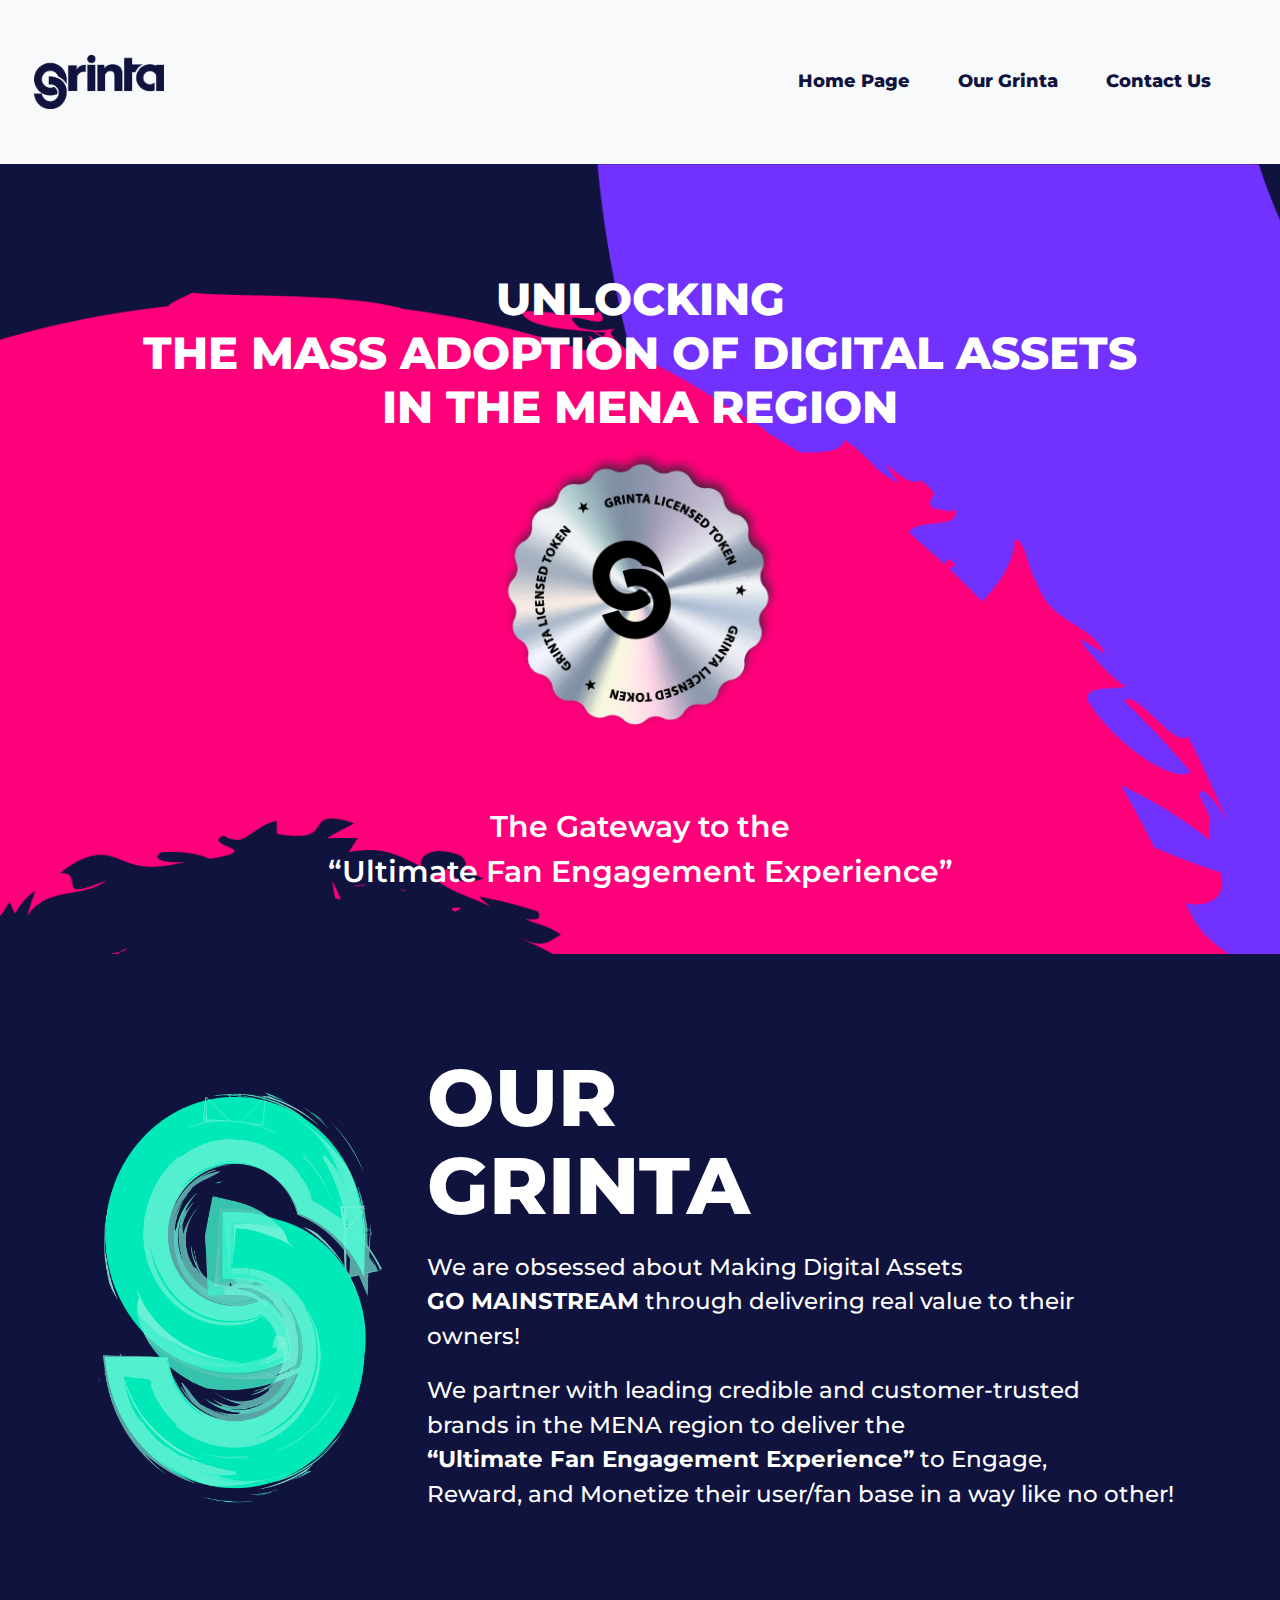
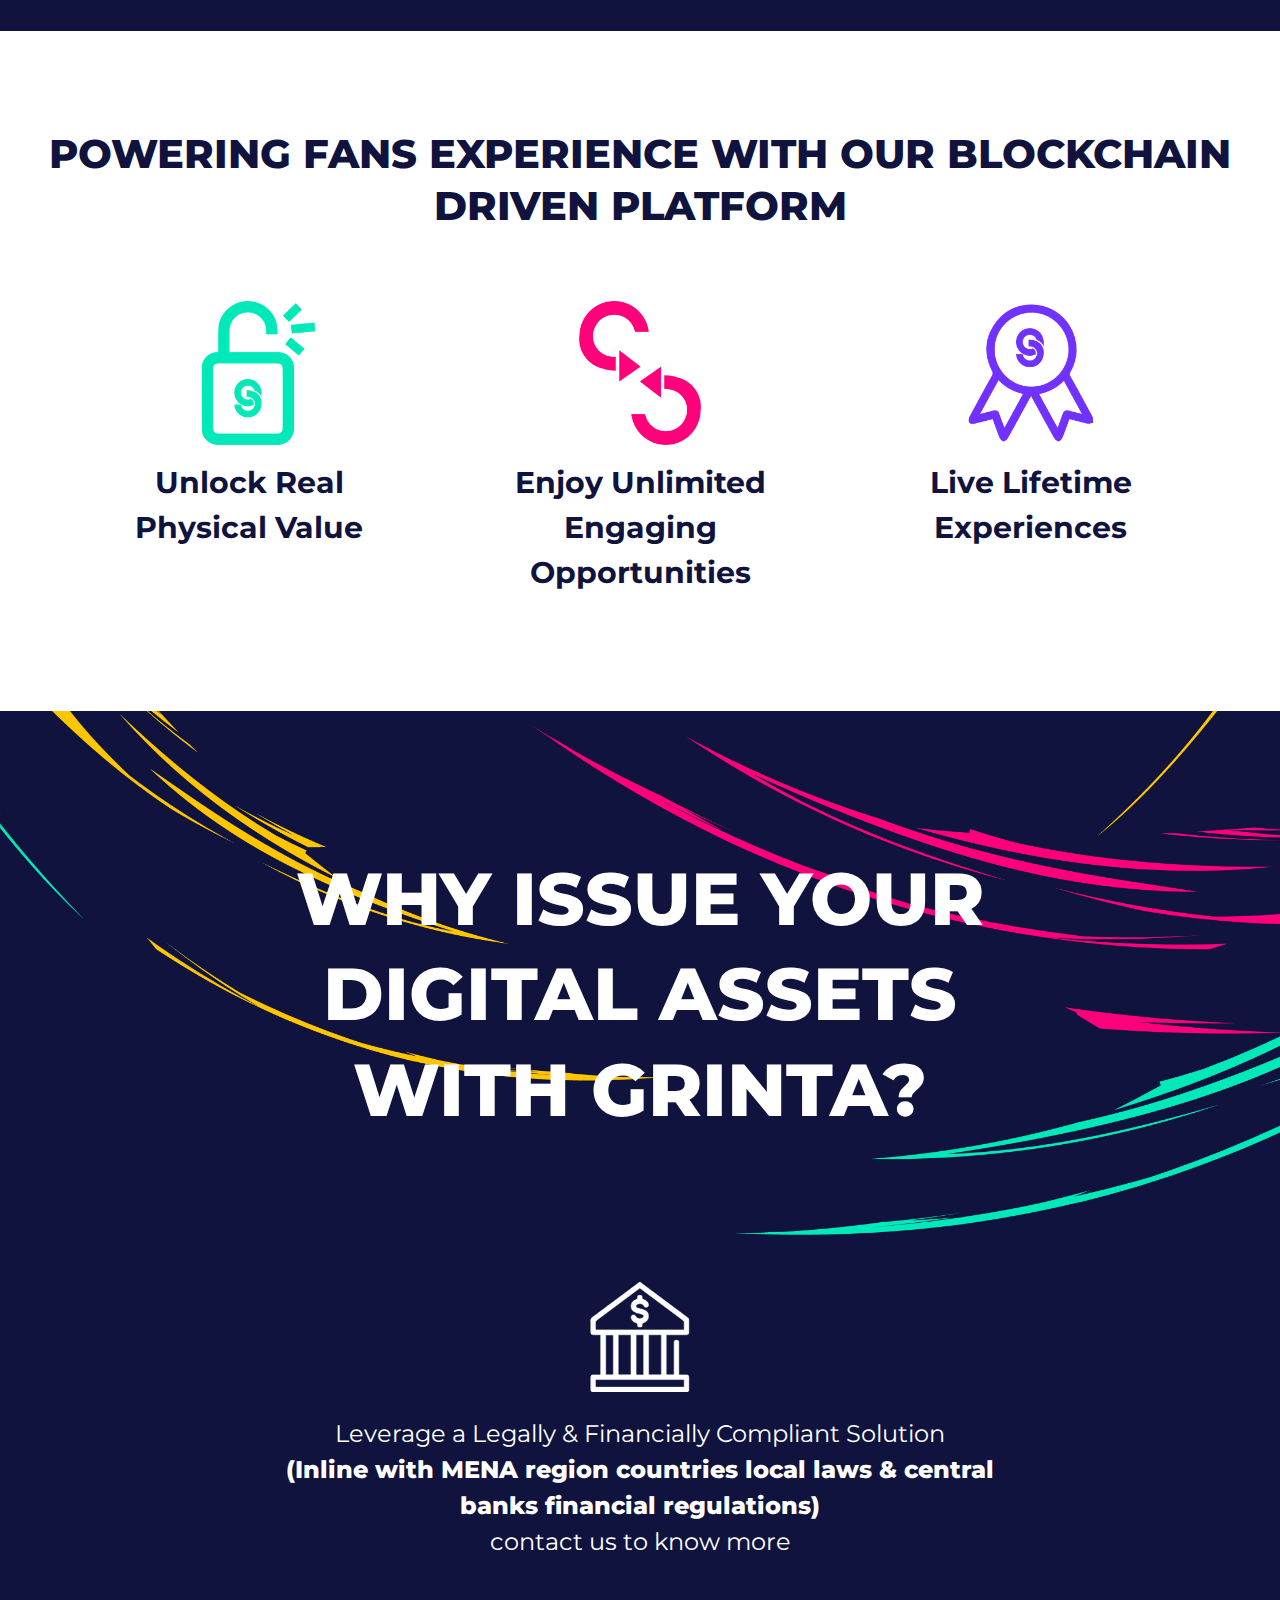
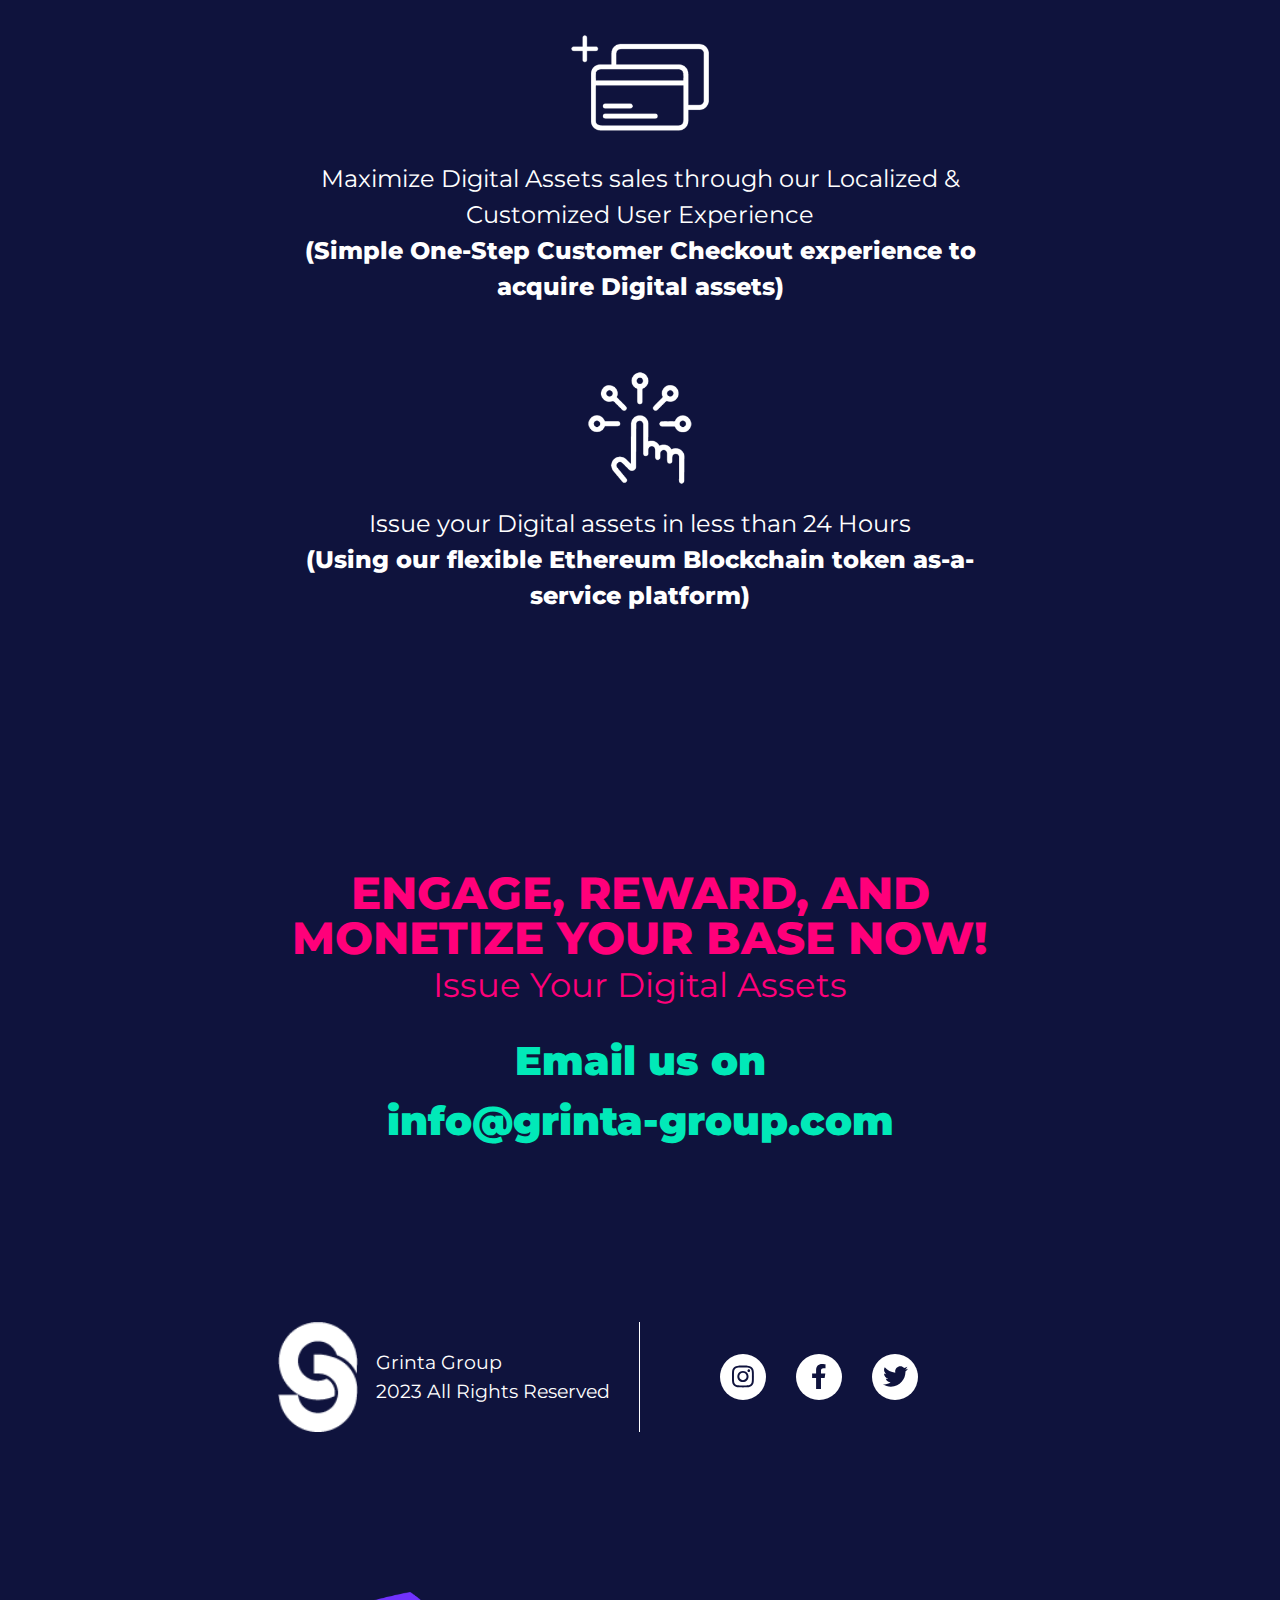
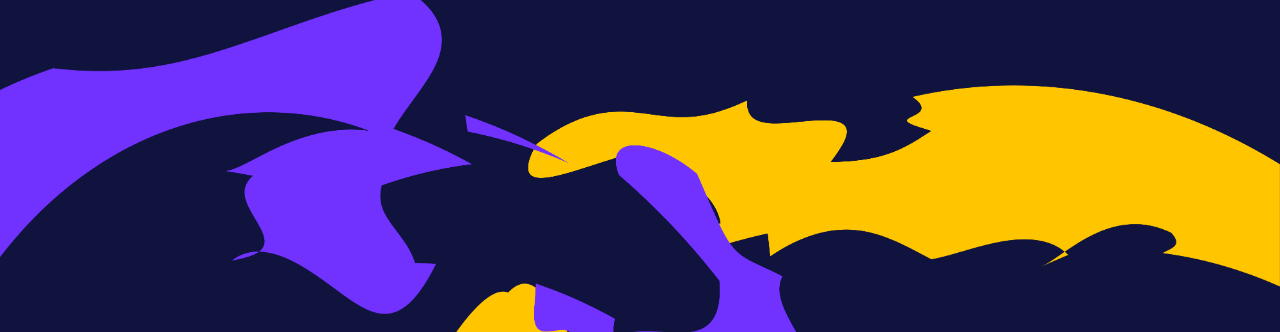
<file: grinta-land/index.html>
<!DOCTYPE html>
<html lang="en">

<head>
       <meta charset="UTF-8">
       <meta http-equiv="X-UA-Compatible" content="IE=edge">
       <meta name="viewport" content="width=device-width, initial-scale=1.0">
       <title>Grinta Group</title>
       <link rel="stylesheet" href="css/bootstrap.min.css">
       <link rel="stylesheet" href="css/fontawesome.min.css">
       <link rel="stylesheet" href="css/all.min.css">
       <link rel="stylesheet" href="css/style.css">
       <link rel="preconnect" href="https://fonts.googleapis.com">
       <link rel="preconnect" href="https://fonts.gstatic.com" crossorigin>
       <link href="https://fonts.googleapis.com/css2?family=Montserrat:wght@100;200;300;400;500;600;700;800;900&display=swap" rel="stylesheet">
       <meta property="og:title" content="Unlocking the mass adoption of digital assets in the mena region">
       <meta property="og:type" content="website">
       <meta property="og:url" content="https://grinta-group.com">
       <!-- <meta property="og:image" content=" https://naqrah.net/public/styles/icons/logo-fill.jpg"> -->
       <meta property="og:description" content="The Gateway to the Ultimate Fan Engagement Experience">
       <meta property="og:site_name" content="Grinta Group">
       <meta name="twitter:card" content="The Gateway to the Ultimate Fan Engagement Experience">
       <!-- <meta name="twitter:site" content="@naqrahofficial"> -->
       <!-- <meta name="twitter:creator" content="@naqrahofficial"> -->
       <!-- <meta name="twitter:image" content="https://naqrah.net/public/styles/icons/logo-fill.jpg"> -->
       <!-- <meta name="twitter:title" content="The Gateway to the Ultimate Fan Engagement Experience" /> -->
       <!-- <meta name="twitter:description" content="Unlocking the mass adoption of digital assets in the mena region"> -->
       <!-- <meta name="application-name" content="ﻧﻘﺮﺓ Naqrah"> -->
       <!-- <meta name="msapplication-TileImage" content="https://naqrah.net/public/styles/icons/favicon.ico"> -->
       <meta name="msapplication-TileColor" content="#0F133D">
</head>

<body>
       <!-- <nav class="navbar">
              <div class="container-fluid p-0">
                     <a class="navbar-brand" href="#hero-section"><img src="images/logo.png" alt="Grinta Logo"></a>
                     <button class="navbar-toggler" type="button" data-bs-toggle="collapse" data-bs-target="#navbarSupportedContent" aria-controls="navbarSupportedContent" aria-expanded="false" aria-label="Toggle navigation">
                            <span class="navbar-toggler-icon"></span>
                     </button>
                     <div class="collapse navbar-collapse" id="navbarSupportedContent">
                            <ul class="navbar-nav ms-auto mb-2 mb-lg-0">
                                   <li class="nav-item">
                                          <a class="nav-link active" aria-current="page" href="#hero-section">Home Page</a>
                                   </li>
                                   <li class="nav-item">
                                          <a class="nav-link active" aria-current="page" href="#about-us">Our Grinta</a>
                                   </li>
                                   <li class="nav-item">
                                          <a class="nav-link active" aria-current="page" id="ScrollDown" href="javascript:;">Contact Us</a>
                                   </li>
                            </ul>
                     </div>
              </div>
       </nav> -->
       <nav class="navbar navbar-expand-sm navbar-light bg-light">
              <div class="container-fluid">
                <a class="navbar-brand" href="#hero-section"><img src="images/logo.png" alt="Grinta Logo"></a>
                <button class="navbar-toggler" type="button" data-bs-toggle="collapse" data-bs-target="#navbarSupportedContent" aria-controls="navbarSupportedContent" aria-expanded="false" aria-label="Toggle navigation">
                     <i class="fa-solid fa-bars-staggered"></i>
                </button>
                <div class="collapse navbar-collapse" id="navbarSupportedContent">
                  <ul class="navbar-nav ms-auto mb-2 mb-lg-0">
                     <li class="nav-item">
                            <a class="nav-link active" aria-current="page" href="#hero-section">Home Page</a>
                     </li>
                     <li class="nav-item">
                            <a class="nav-link active" aria-current="page" href="#about-us">Our Grinta</a>
                     </li>
                     <li class="nav-item">
                            <a class="nav-link active" aria-current="page" id="ScrollDown" href="javascript:;">Contact Us</a>
                     </li>
                  </ul>
                </div>
              </div>
            </nav>
       <section id="hero-section">
              <div class="container-fluid">
                     <div class="row">
                            <div class="col-12 text-center">
                                   <h1>
                                          UNLOCKING <br> THE MASS ADOPTION OF DIGITAL ASSETS <br> IN THE MENA REGION
                                   </h1>
                            </div>
                            <div class="col-12 text-center">
                                   <img src="images/hero-img-2.png" alt="">
                            </div>
                            <div class="col-12 text-center">
                                   <p>The Gateway to the <br> <q>Ultimate Fan Engagement Experience</q></p>     
                            </div>
                     </div>
              </div>
       </section>
       <section id="about-us">
              <div class="container-fluid">
                     <div class="row">
                            <img src="images/video.gif" alt="Our Grinta Logo">
                            <div class="d-flex flex-column section-text col">
                                   <h2>OUR <br> GRINTA</h2>
                                   <p>
                                          We are obsessed about Making Digital 
                                          Assets <br class="desktop-break"> <b>GO MAINSTREAM</b> through
                                          delivering real value to their <br class="desktop-break"> owners!
                                   </p>
                                   <p>
                                          We partner with leading credible and 
                                          customer-trusted <br class="desktop-break"> brands in the MENA 
                                          region to deliver the <br>
                                          <b><q>Ultimate Fan Engagement Experience</q></b>
                                          to Engage, <br class="desktop-break"> Reward, and Monetize their
                                          user/fan base in a way like no other! 
                                   </p>
                            </div>
                     </div>
              </div>
       </section>
       <section id="engagement-experience">
              <div class="container-fluid">
                     <div class="row">
                            <div class="col-12">
                                   <h2>Powering fans experience with our blockchain driven platform</h2>
                            </div>
                            <div class="col-xxl-3 col-md-3 col-sm-3 col-12 section-content text-center my-5">
                                   <img src="images/physical-value.png" alt="Unlock Real Physical Value">
                                   <p>Unlock Real Physical Value</p>
                            </div>
                            <div class="col-xxl-3 col-md-3 col-sm-3 col-12 section-content text-center my-5">
                                   <img src="images/unlimited-engaging.png" alt="Enjoy Unlimited Engaging Opportunities">
                                   <p>Enjoy Unlimited Engaging Opportunities</p>
                            </div>
                            <div class="col-xxl-3 col-md-3 col-sm-3 col-12 section-content text-center my-5">
                                   <img src="images/lifetime-experiences.png" alt="Live Lifetime Experiences">
                                   <p>Live Lifetime Experiences</p>
                            </div>
                     </div>
              </div>
       </section>
       <section id="our-benefits">
              <img class="overlay-img" src="images/Asset 2@4x.png" alt="">
              <div class="container-fluid">
                     <div class="row justify-content-center">
                            <div class="col-12">
                                   <h2>
                                          WHY ISSUE YOUR <br> DIGITAL ASSETS <br> WITH GRINTA?
                                   </h2>
                            </div>
                            <div class="col-12 col-md-7 text-center">
                                   <img class="content-img" src="images/benefit-1.png" alt="Leverage a Legally & Financially Compliant Solution">
                                   <p>Leverage a Legally & Financially Compliant Solution <br> <span>(Inline with MENA region countries local laws & central banks financial regulations)</span> <br> contact us to know more</p>
                            </div>
                            <div class="col-12 col-md-7 text-center">
                                   <img class="content-img" src="images/benefit-2.png" alt="Maximize Digital Assets sales through our Localized & Customized User Experience">
                                   <p>Maximize Digital Assets sales through our Localized & Customized User Experience <br> <span>(Simple One-Step Customer Checkout experience to acquire Digital assets)</span></p>
                            </div>
                            <div class="col-12 col-md-7 text-center">
                                   <img class="content-img" src="images/benefit-3.png" alt="Issue your Digital assets in less than 24 Hours">
                                   <p>Issue your Digital assets in less than 24 Hours <br> <span>(Using our flexible Ethereum Blockchain token as-a-service platform)</span></p>
                            </div>
                     </div>
              </div>
       </section>
       <div class="text-center" id="contact-us">
              <p id="contact-us-info">ENGAGE, REWARD, AND <br> MONETIZE YOUR BASE NOW!</p>
              <p>Issue Your Digital Assets</p>
              <p>Email us on<br> <a class="d-inline-block" href="mailto:info@grinta-group.com" aria-label="send email">info@grinta-group.com</a></p>
       </div>
       <section id="footer">
              <div class="container-fluid">
                     <div class="row justify-content-center">
                            <div class="col-6 col-md-6 d-flex justify-content-center justify-content-md-end align-items-center">
                                   <img src="images/footer-img.png" alt="">
                                   <p>Grinta Group <br> 2023 All Rights Reserved</p>
                            </div>
                            <div class="col-6 col-md-6 d-flex justify-content-center align-items-center justify-content-md-start my-4">
                                   <a href="" aria-label="Social media link"><i class="fa-brands fa-instagram"></i></a>
                                   <a href="" aria-label="Social media link"><i class="fa-brands fa-facebook-f"></i></a>
                                   <a href="" aria-label="Social media link"><i class="fa-brands fa-twitter"></i></a>
                            </div>
                     </div>
              </div>
       </section>
       <div class="footer-bg"> 
              <!-- <img class="w-100" src="images/footer-bg.png" alt=""> -->
       </div>

       <script src="js/jquery.min.js"></script>
       <script src="https://cdnjs.cloudflare.com/ajax/libs/popper.js/2.9.2/umd/popper.min.js" integrity="sha512-2rNj2KJ+D8s1ceNasTIex6z4HWyOnEYLVC3FigGOmyQCZc2eBXKgOxQmo3oKLHyfcj53uz4QMsRCWNbLd32Q1g==" crossorigin="anonymous" referrerpolicy="no-referrer"></script>
       <script src="js/bootstrap.min.js"></script>
       <script src="js/all.min.js"></script>
       <script src="js/costum.js"></script>
       <script src="js/scrollup.js"></script>
       <script>
       $(document).ready(function(){
            $("#ScrollDown").click(function() {
              $('html, body').animate({
                     'scrollTop': $('#contact-us-info').offset().top 
              }, 800);
              //scroll down smoothly 

            });

         
        });
       </script>
</body>

</html>
</file>
<file: grinta-land/css/style.css>
::-webkit-scrollbar {
  width: 10px;
}

::-webkit-scrollbar-track {
  background: #ffffff;
}

::-webkit-scrollbar-thumb {
  background: #0F133D;
}

::-webkit-scrollbar-thumb:hover {
  background: #ff007a;
}

html {
  scroll-behavior: smooth;
  font-size: 16px !important;
}

body {
  font-family: "Montserrat", sans-serif;
  background-color: #0F133D;
  scroll-behavior: smooth;
}

nav {
  padding: 50px 0 !important;
  background-color: #fff;
}
nav a {
  color: #0F133D !important;
  font-weight: 700 !important;
}
nav svg {
  font-size: 24px;
  color: #0F133D;
}
nav .navbar-nav {
  display: flex !important;
  flex-direction: row !important;
}
nav .navbar-toggler {
  outline: none;
  border: 0;
  box-shadow: none;
}
nav .navbar-toggler:focus, nav .navbar-toggler:active {
  outline: none;
  box-shadow: none;
}
nav .navbar-toggler .nav-toggle-icon {
  font-size: 24px;
  color: #0F133D;
}
nav .navbar-brand img {
  width: 130px;
}
nav .navbar-collapse {
  text-align: center !important;
}
@media screen and (max-width: 300px) {
  nav .nav-item:nth-child(2) {
    margin: 0 8px !important;
  }
  nav .nav-item:nth-child(3) {
    margin: 0 4px 0 0 !important;
  }
  nav .navbar-brand img {
    width: 85px !important;
    margin-left: 3px !important;
  }
}
@media screen and (max-width: 383px) {
  nav .navbar-nav a {
    font-size: 8.85px;
  }
}
@media screen and (max-width: 575px) {
  nav .navbar-nav a {
    font-size: 10.85px;
  }
}
@media screen and (max-width: 600px) {
  nav {
    padding: 30px 0 !important;
  }
  nav .navbar-nav {
    display: flex !important;
    flex-direction: column !important;
    justify-content: center;
    align-items: center;
  }
  nav .navbar-nav a {
    font-size: 18px;
    margin: 0;
  }
  nav .nav-item:nth-child(1) {
    margin: 20px 0 0 0;
  }
  nav .navbar-brand img {
    width: 114px;
    margin-left: 17px;
  }
}
@media screen and (min-width: 600px) {
  nav a {
    font-size: 15px !important;
  }
  nav .navbar-nav {
    display: flex !important;
    flex-direction: row !important;
  }
  nav .nav-item:nth-child(2) {
    margin: 0 1.938rem !important;
  }
  nav .nav-item:nth-child(3) {
    margin: 0 1.063rem 0 0 !important;
  }
  nav .navbar-brand img {
    width: 8.125rem !important;
    margin-left: 2.3rem !important;
  }
}
@media screen and (min-width: 768px) {
  nav .navbar-brand {
    margin-bottom: 0 !important;
  }
  nav .navbar-collapse {
    text-align: start !important;
  }
  nav a {
    font-size: 1.125rem !important;
    color: #0F133D !important;
    font-weight: 800 !important;
  }
  nav .navbar-brand img {
    width: 8.125rem !important;
    margin-left: 1.375rem !important;
  }
  nav .nav-item:nth-child(2) {
    margin: 0 2rem !important;
  }
  nav .nav-item:nth-child(3) {
    margin: 0 3.063rem 0 0 !important;
  }
}
@media screen and (min-width: 1920px) {
  nav a {
    font-size: 32px !important;
    color: #0F133D !important;
    font-weight: 800 !important;
  }
  nav .navbar-brand img {
    width: 328.6062px !important;
    margin-left: 67px !important;
  }
  nav .navbar-nav {
    display: flex !important;
    flex-direction: row !important;
  }
  nav .nav-item:first-of-type {
    padding-top: 0 !important;
  }
  nav .nav-item:nth-child(2) {
    margin: 0 106px !important;
  }
  nav .nav-item:nth-child(3) {
    margin: 0 102px 0 0 !important;
  }
}

#hero-section {
  background-image: url("../images/Asset2.png");
  background-position: center;
  background-size: cover;
  background-color: #0F133D;
  min-height: 848.3634px;
  color: #fff;
}
#hero-section h1 {
  font-size: 1.9rem;
  font-weight: 800;
  margin-bottom: 10px;
}
#hero-section img {
  width: 240px;
  margin-bottom: 0px;
}
#hero-section p {
  font-size: 1.2rem;
  font-weight: 600;
  margin-bottom: 0px;
}
@media screen and (max-width: 300px) {
  #hero-section {
    min-height: auto !important;
  }
  #hero-section h1 {
    font-size: 22px !important;
    font-weight: 800 !important;
    margin-top: 48px !important;
  }
  #hero-section img {
    margin-top: 27px !important;
    width: 195px !important;
  }
  #hero-section p {
    font-size: 17px !important;
    font-weight: 600 !important;
    margin-top: 86px !important;
    max-width: 373px !important;
    margin: 39px auto 50px !important;
  }
}
@media screen and (max-width: 600px) {
  #hero-section {
    background-image: url("../images/asset2-mobile.png");
  }
  #hero-section h1 {
    font-size: 28px;
    font-weight: 800;
    margin-top: 80px;
  }
  #hero-section img {
    margin-top: 84px;
    width: 230px;
  }
  #hero-section p {
    font-size: 23px;
    font-weight: 600;
    margin-top: 86px;
    max-width: 373px;
    margin: 84px auto 118px;
  }
}
@media screen and (min-width: 600px) {
  #hero-section {
    min-height: auto !important;
    padding: 3.75rem 0 !important;
  }
  #hero-section h1 {
    font-size: 2.5rem !important;
    margin-top: 3rem !important;
  }
  #hero-section img {
    margin-top: 5.25rem !important;
    width: 15.625rem !important;
  }
  #hero-section p {
    font-size: 1.8rem !important;
    margin-top: 5.375rem !important;
    max-width: initial !important;
    margin: 5.25rem auto 0 !important;
  }
}
@media screen and (min-width: 768px) {
  #hero-section {
    padding: 60px 5px !important;
  }
  #hero-section h1 {
    font-size: 2.5rem !important;
  }
  #hero-section img {
    width: 290px !important;
    margin-top: 0rem !important;
  }
  #hero-section p {
    font-size: 1.4rem !important;
    margin-top: 4.375rem !important;
  }
}
@media screen and (min-width: 992px) {
  #hero-section h1 {
    font-size: 45px !important;
  }
  #hero-section p {
    font-size: 30px !important;
  }
}
@media screen and (min-width: 1920px) {
  #hero-section {
    padding: 0 0px !important;
  }
  #hero-section h1 {
    font-size: 60px !important;
    margin-top: 40px !important;
  }
  #hero-section p {
    font-size: 50px !important;
    margin-top: 10px !important;
    margin-bottom: 72px !important;
  }
  #hero-section img {
    width: 339px !important;
    margin-top: 0px !important;
  }
}

#about-us {
  display: flex;
}
#about-us h2 {
  color: #fff;
  font-size: 3rem;
  font-weight: 800;
  line-height: 1.1;
  margin-bottom: 20px;
}
#about-us p {
  color: #fff;
  font-size: 1rem;
  padding-bottom: 20px;
  margin: 0;
  font-weight: 700;
}
#about-us img {
  width: 235px;
  margin: 0 0 25px;
}
@media screen and (max-width: 300px) {
  #about-us .row img {
    margin-top: 45px !important;
  }
  #about-us .row .section-text {
    padding: 0 25px !important;
  }
  #about-us .row .section-text h2 {
    margin-top: 18px !important;
  }
  #about-us .row .section-text p {
    font-size: 15px !important;
  }
  #about-us .row .section-text p:nth-child(3) {
    margin-bottom: 97px !important;
  }
}
@media screen and (max-width: 600px) {
  #about-us .row {
    display: flex;
    flex-direction: column;
    justify-content: center;
  }
  #about-us .row img {
    margin: auto;
    width: 198.35px;
    margin-top: 60px;
  }
  #about-us .row .section-text {
    padding: 0 37px;
  }
  #about-us .row .section-text h2 {
    font-size: 35.64px;
    margin-top: 18px;
  }
  #about-us .row .section-text p {
    font-size: 15px;
  }
  #about-us .row .section-text p:nth-child(3) {
    margin-bottom: 97px;
  }
  #about-us .row .desktop-break {
    display: none;
  }
}
@media screen and (min-width: 600px) {
  #about-us {
    padding: 3.25rem 0.938rem !important;
  }
  #about-us .row {
    display: flex !important;
    justify-content: center !important;
  }
  #about-us h2 {
    text-align: start !important;
    font-size: 4rem !important;
  }
  #about-us img {
    width: 22.5rem !important;
    margin: 0px 0 0 2.5rem !important;
  }
  #about-us p {
    font-size: 1.2rem !important;
    font-weight: 700 !important;
  }
}
@media screen and (min-width: 768px) {
  #about-us {
    padding: 6.25rem 0.938rem !important;
  }
  #about-us h2 {
    text-align: start !important;
    font-size: 4rem !important;
  }
  #about-us img {
    width: 22.5rem !important;
    margin: 0px 0 0 2.5rem !important;
  }
  #about-us p {
    font-size: 1.2rem !important;
    font-weight: 700 !important;
  }
}
@media screen and (min-width: 992px) {
  #about-us h2 {
    font-size: 80px !important;
  }
  #about-us p {
    font-size: 23px !important;
    font-weight: 500 !important;
  }
}
@media screen and (min-width: 1920px) {
  #about-us {
    min-height: 977px !important;
  }
  #about-us .container-fluid {
    margin: auto !important;
  }
  #about-us h2 {
    font-size: 105.18px !important;
    margin-bottom: 68px !important;
  }
  #about-us p {
    font-size: 32px !important;
    padding: 0 !important;
  }
  #about-us p:nth-of-type(1) {
    margin-bottom: 53px !important;
    padding: 0 !important;
  }
  #about-us img {
    width: 434.7046px !important;
    height: 611.9035px !important;
    margin-left: 162px !important;
  }
  #about-us .section-text {
    margin-left: 188px !important;
    margin-right: 170px !important;
  }
}

#engagement-experience {
  background-color: #fff;
}
#engagement-experience h2 {
  text-align: center;
  font-size: 2rem;
  font-weight: 800;
  color: #0F133D;
  line-height: 1.3;
  text-transform: uppercase;
  margin: auto;
}
#engagement-experience img {
  width: 120px;
  margin-bottom: 15px;
}
#engagement-experience p {
  font-size: 1.2rem;
  font-weight: 700;
  color: #0F133D;
}
#engagement-experience .row {
  justify-content: space-evenly;
}
@media screen and (max-width: 300px) {
  #engagement-experience h2 {
    font-size: 23px !important;
    margin-top: 40px !important;
  }
  #engagement-experience img {
    width: 85px !important;
  }
  #engagement-experience p {
    font-size: 14px !important;
  }
}
@media screen and (max-width: 575px) {
  #engagement-experience .section-content:nth-child(2) img {
    width: 120px !important;
  }
  #engagement-experience .section-content:nth-child(3) img {
    width: 120px !important;
  }
  #engagement-experience .section-content:nth-child(4) img {
    width: 120px !important;
  }
  #engagement-experience p {
    font-size: 17px;
    width: 230px;
    margin: auto;
  }
}
@media screen and (max-width: 600px) {
  #engagement-experience h2 {
    font-size: 30px;
    margin-top: 41px;
  }
  #engagement-experience img {
    margin-top: 15px;
  }
  #engagement-experience p {
    font-size: 17px;
  }
}
@media screen and (min-width: 600px) {
  #engagement-experience {
    padding: 2.5rem 0 !important;
  }
  #engagement-experience h2 {
    font-size: 2.188rem !important;
    margin-top: 2.813rem !important;
  }
  #engagement-experience img {
    margin-top: 1.188rem !important;
    width: 6rem !important;
  }
  #engagement-experience p {
    font-size: 1.063rem !important;
  }
}
@media screen and (min-width: 768px) {
  #engagement-experience {
    padding: 3.25rem 0.938rem !important;
  }
  #engagement-experience h2 {
    font-size: 2.5rem !important;
    font-weight: 800 !important;
  }
  #engagement-experience p {
    font-size: 29.83px !important;
  }
  #engagement-experience img {
    width: 9rem !important;
  }
  #engagement-experience .row {
    justify-content: space-evenly !important;
  }
  #engagement-experience .row .section-content {
    margin-top: 3.125rem !important;
  }
}
@media screen and (min-width: 1920px) {
  #engagement-experience {
    padding: 50px 0 !important;
  }
  #engagement-experience .row {
    justify-content: space-evenly !important;
  }
  #engagement-experience .row div:nth-child(2) img {
    width: 199px !important;
  }
  #engagement-experience .row div:nth-child(3) img {
    width: 199px !important;
  }
  #engagement-experience .row div:nth-child(4) img {
    width: 239.7285px !important;
  }
  #engagement-experience h2 {
    font-size: 82px !important;
    font-weight: 800 !important;
    width: 95% !important;
    text-align: center !important;
  }
  #engagement-experience p {
    font-size: 49.83px !important;
    font-weight: 700 !important;
  }
  #engagement-experience img {
    width: 165px !important;
    margin-top: 80px !important;
  }
}

#our-benefits {
  position: relative;
}
#our-benefits h2 {
  text-align: center;
  font-size: 2rem;
  margin-bottom: 15px;
  font-weight: 800;
  color: #fff;
  line-height: 1.3;
}
#our-benefits img {
  width: 115px;
  margin-bottom: 2rem;
}
#our-benefits .overlay-img {
  position: absolute;
  width: 100%;
  top: 0;
  right: 0;
  z-index: -6;
}
#our-benefits p {
  font-size: 1.2rem;
  font-weight: 400;
  color: #fff;
}
#our-benefits p span {
  font-weight: 800;
}
@media screen and (max-width: 300px) {
  #our-benefits {
    padding: 0 5px !important;
  }
  #our-benefits h2 {
    margin-top: 40px !important;
    font-size: 26px !important;
  }
  #our-benefits img:not(.overlay-img) {
    margin-top: 28px !important;
    width: 82.7633px !important;
  }
  #our-benefits p {
    font-size: 12.29px !important;
  }
}
@media screen and (max-width: 600px) {
  #our-benefits {
    padding: 0 30px;
  }
  #our-benefits h2 {
    margin-top: 70px;
    font-size: 28px;
  }
  #our-benefits img:not(.overlay-img) {
    margin-top: 44px;
    width: 5.541rem !important;
  }
  #our-benefits p {
    font-size: 0.938rem;
  }
}
@media screen and (min-width: 600px) {
  #our-benefits {
    padding: 0 2.5rem !important;
  }
  #our-benefits h2 {
    margin-top: 4.375rem !important;
    font-size: 2.875rem !important;
  }
  #our-benefits img:not(.overlay-img) {
    margin-top: 2.75rem !important;
    width: 7.5rem !important;
  }
  #our-benefits p {
    font-size: 1.081rem !important;
  }
}
@media screen and (min-width: 768px) {
  #our-benefits {
    padding: 4.375rem 0 !important;
  }
  #our-benefits h2 {
    margin-bottom: 5.813rem !important;
    font-size: 4.6rem !important;
  }
  #our-benefits img:not(.overlay-img) {
    width: 150px !important;
    margin-bottom: 15px !important;
  }
  #our-benefits p {
    font-size: 1.5rem !important;
  }
  #our-benefits .overlay-img {
    top: -15px !important;
    right: 0 !important;
  }
}
@media screen and (min-width: 1920px) {
  #our-benefits h2 {
    margin-top: 6.25rem !important;
    margin-bottom: 0 !important;
  }
  #our-benefits p {
    font-size: 40px !important;
  }
  #our-benefits img:not(.overlay-img) {
    width: 230px !important;
    margin-bottom: 45px !important;
  }
  #our-benefits .row img {
    margin-top: 150px !important;
  }
  #our-benefits .overlay-img {
    height: 876.3863px !important;
  }
}

#contact-us {
  padding: 0;
}
#contact-us a {
  color: #fff;
  text-decoration: none;
}
#contact-us a:hover {
  text-decoration: none;
  color: #fff;
}
#contact-us p {
  color: #fff;
  font-size: 2rem;
  color: #01E9B8;
}
#contact-us p:first-child {
  color: #FF007A;
  margin-bottom: 0;
  font-weight: 800;
}
#contact-us p:nth-child(2) {
  color: #FF007A;
  font-weight: 400;
  margin-bottom: 20px;
}
#contact-us p:nth-child(3) {
  color: #01E9B8;
  font-weight: 900;
}
#contact-us p a {
  font-weight: 900;
  color: #01E9B8;
}
#contact-us p a:hover {
  color: #03a381;
}
@media screen and (max-width: 300px) {
  #contact-us {
    padding: 0 12px !important;
    line-height: 1;
  }
  #contact-us p {
    font-size: 22.96px !important;
  }
  #contact-us p:nth-child(1) {
    margin-top: 80.0516px !important;
  }
  #contact-us p:nth-child(2) {
    font-size: 20.73px !important;
  }
  #contact-us p:nth-child(3) {
    font-size: 18px !important;
  }
}
@media screen and (max-width: 575px) {
  #contact-us p {
    font-size: 22.96px !important;
  }
  #contact-us p:nth-child(1) {
    margin-top: 47.0516px !important;
  }
  #contact-us p:nth-child(2) {
    font-size: 20.73px !important;
  }
  #contact-us p:nth-child(3) {
    font-size: 18px !important;
    margin-bottom: 60.0516px !important;
  }
}
@media screen and (max-width: 600px) {
  #contact-us {
    padding: 0 37px;
    line-height: 1;
  }
  #contact-us p {
    font-size: 22.96px;
  }
  #contact-us p:nth-child(1) {
    margin-top: 140.0516px;
  }
  #contact-us p:nth-child(2) {
    font-size: 22.73px;
  }
  #contact-us p:nth-child(3) {
    font-size: 19px;
  }
}
@media screen and (min-width: 600px) {
  #contact-us {
    padding: 0 2.313rem !important;
  }
  #contact-us p {
    font-size: 2.1rem !important;
  }
  #contact-us p:nth-child(1) {
    margin-top: 140.0516px !important;
  }
  #contact-us p:nth-child(2) {
    font-size: 2.3rem !important;
  }
  #contact-us p:nth-child(3) {
    font-size: 1.9rem !important;
  }
}
@media screen and (min-width: 768px) {
  #contact-us {
    margin-bottom: 120px !important;
  }
  #contact-us p:first-child {
    font-size: 45px !important;
    margin-top: 170px !important;
    line-height: 1 !important;
  }
  #contact-us p:nth-child(2) {
    font-size: 34px !important;
  }
  #contact-us p:nth-child(3) {
    font-size: 40.32px !important;
  }
}
@media screen and (min-width: 1920px) {
  #contact-us p:first-child {
    font-size: 107px !important;
  }
  #contact-us p:nth-child(2) {
    font-size: 97px !important;
  }
  #contact-us p:nth-child(3) {
    font-size: 89px !important;
  }
}

#footer {
  padding: 50px 20px;
}
#footer p {
  color: #fff;
  font-size: 0.9rem;
  margin-left: 18px;
  margin-bottom: 0px;
}
#footer a {
  background-color: #fff;
  font-size: 25px;
  margin: 0px 15px;
  border-radius: 50px;
  width: 46px;
  height: 46px;
  text-align: center;
  color: #0F133D;
  display: flex;
  justify-content: center;
  align-items: center;
}
#footer img {
  width: 50px;
}
#footer .row div:nth-child(1) {
  position: relative;
}
#footer .row div:nth-child(1)::before {
  content: " ";
  position: absolute;
  height: 100%;
  width: 1px;
  background-color: #fff;
  top: 0;
  right: 0;
}
@media screen and (max-width: 300px) {
  #footer {
    padding: 0px !important;
  }
  #footer img {
    width: 25.8013px !important;
  }
  #footer p {
    font-size: 9.35px !important;
  }
  #footer a {
    font-size: 13px !important;
    width: 23.9176px !important;
    height: 23.9176px !important;
    margin: 0px 8px !important;
  }
}
@media screen and (min-width: 400px) {
  #footer p {
    font-size: 13.35px !important;
  }
}
@media screen and (max-width: 600px) {
  #footer {
    padding: 0 5px;
  }
  #footer img {
    width: 37px !important;
  }
  #footer p {
    font-size: 15.35px !important;
  }
  #footer a {
    padding: 10px;
    font-size: 17px;
    width: 30.9176px;
    height: 30.9176px;
    margin: 0px 11px;
    border-radius: 50%;
    -webkit-border-radius: 50%;
    -moz-border-radius: 50%;
    -ms-border-radius: 50%;
    -o-border-radius: 50%;
  }
}
@media screen and (min-width: 768px) {
  #footer .row div:nth-child(2) {
    padding-left: 65px !important;
  }
  #footer p {
    font-size: 1.2rem !important;
    margin-right: 1.125rem !important;
  }
  #footer img {
    width: 80px !important;
  }
}
@media screen and (min-width: 1920px) {
  #footer a {
    background-color: #fff !important;
    font-size: 60px !important;
    margin: 0px 15px !important;
    width: 126px !important;
    height: 126px !important;
    border-radius: 50% !important;
    -webkit-border-radius: 50% !important;
    -moz-border-radius: 50% !important;
    -ms-border-radius: 50% !important;
    -o-border-radius: 50% !important;
  }
  #footer p {
    font-size: 39px !important;
  }
  #footer img {
    width: 121px !important;
  }
}

.footer-bg {
  margin: 20px 0 0;
  background-image: url("../images/footer-bg.png");
  background-repeat: no-repeat;
  background-size: cover;
  background-position: initial;
  position: relative;
  height: 150px;
  margin-top: 140px;
}
@media screen and (max-width: 300px) {
  .footer-bg {
    margin-top: 70px !important;
  }
}
@media screen and (min-width: 768px) {
  .footer-bg img {
    position: absolute;
    top: 0;
    left: 0;
  }
}
@media (min-width: 576px) and (max-width: 768px) {
  .footer-bg {
    height: 200px;
  }
}
@media screen and (min-width: 768px) {
  .footer-bg {
    height: 300px;
  }
}
@media screen and (min-width: 992px) {
  .footer-bg {
    height: 340px;
    margin: 110px 0 0;
  }
}

/*# sourceMappingURL=style.css.map */
</file>
